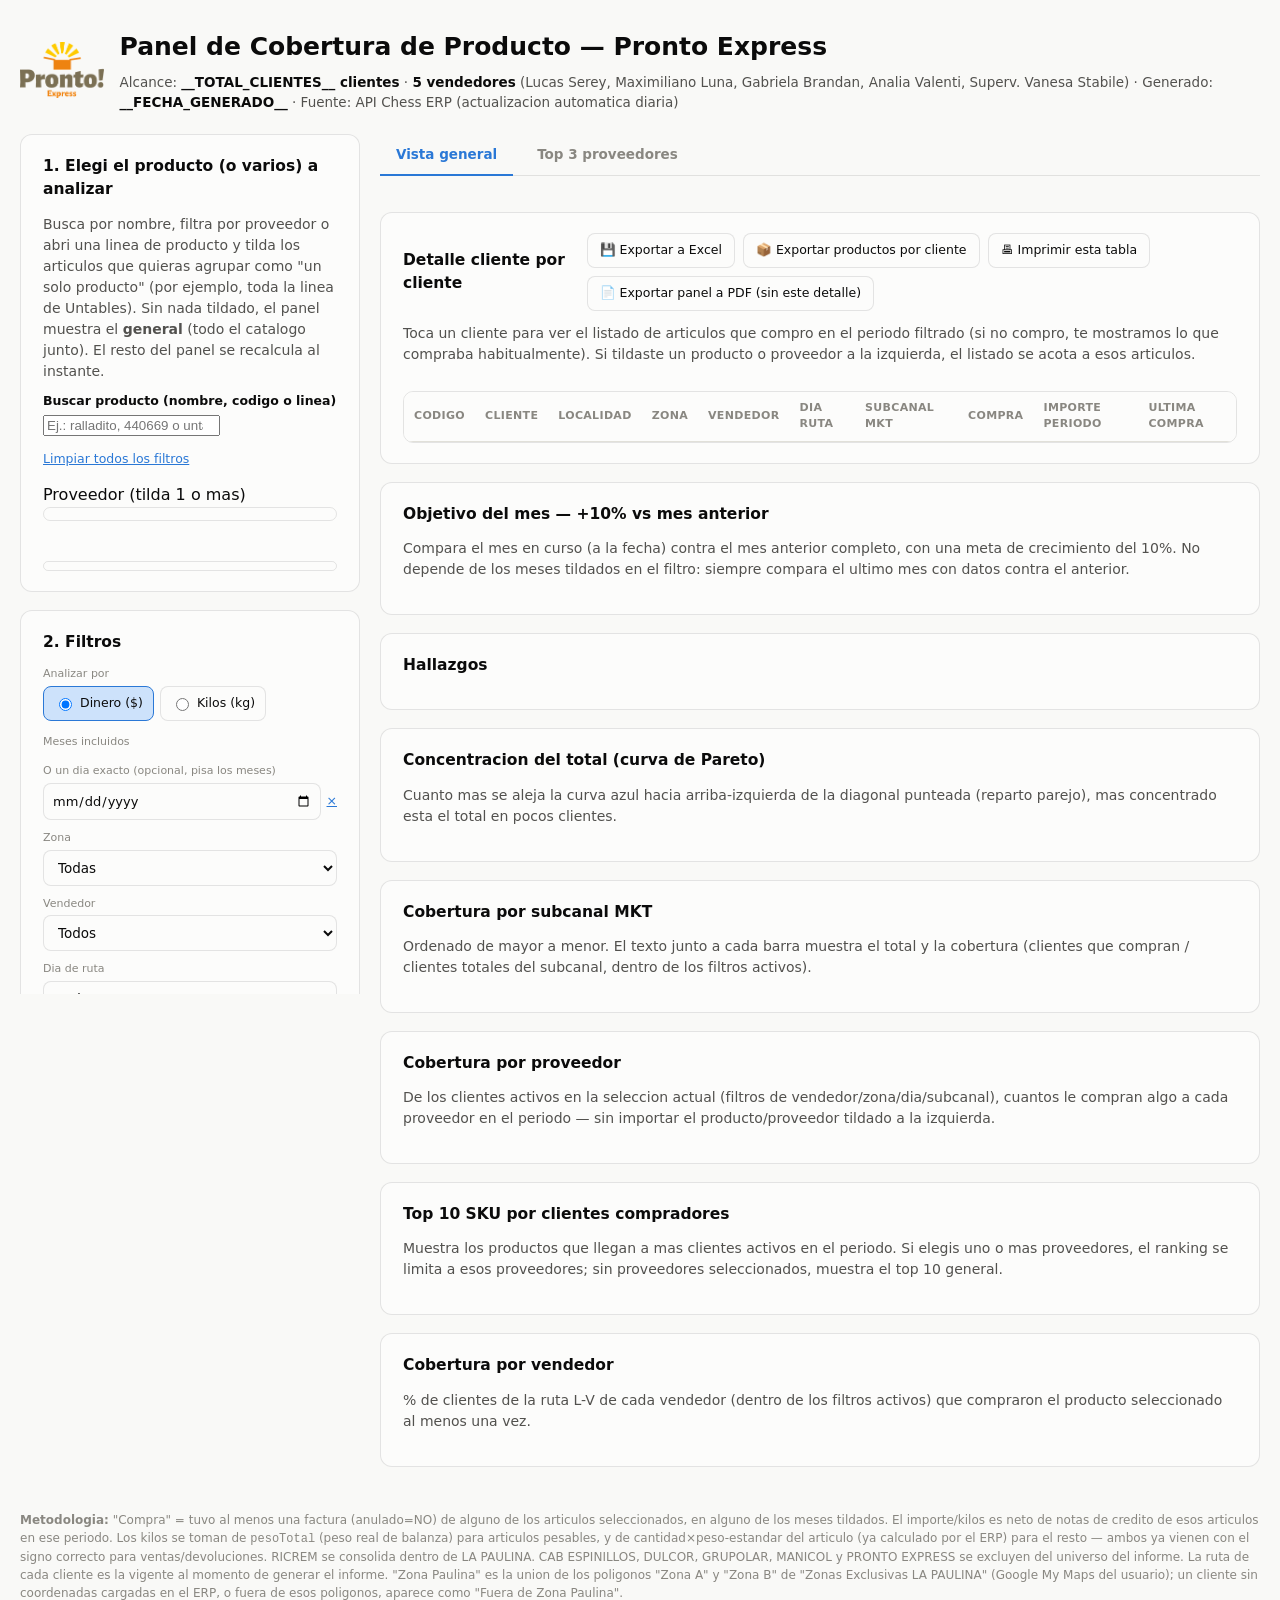
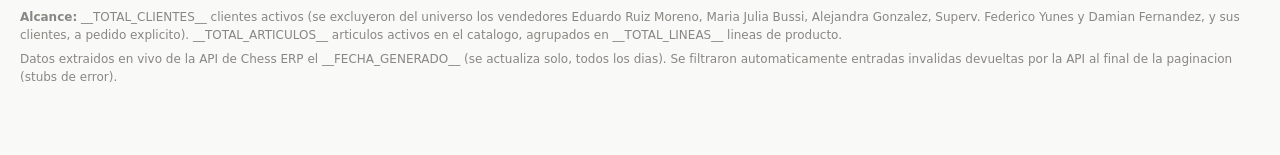
<file: template.html>
<!doctype html>
<html lang="es">
<head>
<meta charset="utf-8">
<meta name="viewport" content="width=device-width, initial-scale=1">
<title>Panel de Cobertura de Producto &middot; Pronto Express</title>
<style>
  .viz-root {
    color-scheme: light;
    --surface-1:      #fcfcfb;
    --page:           #f9f9f7;
    --text-primary:   #0b0b0b;
    --text-secondary: #52514e;
    --text-muted:     #898781;
    --gridline:       #e1e0d9;
    --baseline:       #c3c2b7;
    --border:         rgba(11,11,11,0.10);
    --series-1:       #2a78d6;
    --series-1-wash:  #cde2fb;
    --status-good:    #0ca30c;
    --status-good-bg: #e6f5e6;
    --status-crit:    #d03b3b;
    --status-crit-bg: #fbeaea;
    --chip-bg:        #f1f0ec;
  }
  @media (prefers-color-scheme: dark) {
    :root:where(:not([data-theme="light"])) .viz-root {
      color-scheme: dark;
      --surface-1:      #1a1a19;
      --page:           #0d0d0d;
      --text-primary:   #ffffff;
      --text-secondary: #c3c2b7;
      --text-muted:     #898781;
      --gridline:       #2c2c2a;
      --baseline:       #383835;
      --border:         rgba(255,255,255,0.10);
      --series-1:       #3987e5;
      --series-1-wash:  #184f95;
      --status-good:    #0ca30c;
      --status-good-bg: #123312;
      --status-crit:    #e66767;
      --status-crit-bg: #3a1414;
      --chip-bg:        #232320;
    }
  }
  :root[data-theme="dark"] .viz-root {
    color-scheme: dark;
    --surface-1:      #1a1a19;
    --page:           #0d0d0d;
    --text-primary:   #ffffff;
    --text-secondary: #c3c2b7;
    --text-muted:     #898781;
    --gridline:       #2c2c2a;
    --baseline:       #383835;
    --border:         rgba(255,255,255,0.10);
    --series-1:       #3987e5;
    --series-1-wash:  #184f95;
    --status-good:    #0ca30c;
    --status-good-bg: #123312;
    --status-crit:    #e66767;
    --status-crit-bg: #3a1414;
    --chip-bg:        #232320;
  }

  * { box-sizing: border-box; }
  html, body { margin: 0; padding: 0; }
  .viz-root {
    background: var(--page);
    color: var(--text-primary);
    font-family: system-ui, -apple-system, "Segoe UI", sans-serif;
    padding: 28px 20px 64px;
    line-height: 1.5;
  }
  .wrap { max-width: 1320px; margin: 0 auto; }

  .layout { display: grid; grid-template-columns: 340px 1fr; gap: 20px; align-items: start; }
  .sidebar {
    position: sticky; top: 20px;
    max-height: calc(100vh - 40px); overflow-y: auto;
    -ms-overflow-style: none; scrollbar-width: thin;
  }
  .sidebar .card:last-child { margin-bottom: 0; }
  .main { min-width: 0; }
  @media (max-width: 900px) {
    .layout { grid-template-columns: 1fr; }
    .sidebar { position: static; max-height: none; overflow-y: visible; }
  }
  .sidebar .filters { flex-direction: column; align-items: stretch; }
  .sidebar .filters .filter-group { width: 100%; }
  .sidebar .filters select, .sidebar .filters input[type="text"] { width: 100%; }
  .sidebar .product-groups { max-height: 260px; }
  header.hero { margin-bottom: 22px; }
  header.hero-logo { display: flex; align-items: center; gap: 16px; }
  .hero-logo-img { height: 56px; width: auto; flex-shrink: 0; }
  @media (max-width: 600px) { .hero-logo-img { height: 40px; } }
  header.hero h1 { font-size: 25px; margin: 0 0 6px; }
  header.hero .meta { color: var(--text-secondary); font-size: 13.5px; }
  header.hero .meta b { color: var(--text-primary); }
  .card {
    background: var(--surface-1);
    border: 1px solid var(--border);
    border-radius: 12px;
    padding: 20px 22px;
    margin-bottom: 18px;
  }
  .card h2 { font-size: 15.5px; margin: 0 0 12px; }
  .card h2 .n { color: var(--text-muted); font-weight: 400; }
  p { margin: 0 0 10px; }
  p:last-child { margin-bottom: 0; }
  .lede { font-size: 14px; color: var(--text-secondary); }

  /* --- selector de producto --- */
  .product-toolbar { display: flex; gap: 10px; align-items: center; flex-wrap: wrap; margin-bottom: 10px; }
  .product-toolbar input[type="text"] {
    flex: 1; min-width: 220px; font: inherit; font-size: 13.5px; padding: 9px 12px;
    border-radius: 8px; border: 1px solid var(--border); background: var(--page); color: var(--text-primary);
  }
  .product-toolbar select {
    font: inherit; font-size: 13.5px; padding: 9px 12px; min-width: 170px;
    border-radius: 8px; border: 1px solid var(--border); background: var(--page); color: var(--text-primary);
  }
  .selected-chip {
    display: inline-flex; align-items: center; gap: 6px; background: var(--chip-bg);
    border: 1px solid var(--border); border-radius: 999px; padding: 5px 8px 5px 12px; font-size: 12.5px;
  }
  .selected-chip button {
    border: none; background: none; color: var(--text-muted); cursor: pointer; font-size: 13px;
    line-height: 1; padding: 2px 4px; border-radius: 999px;
  }
  .selected-chip button:hover { color: var(--status-crit); background: var(--status-crit-bg); }
  #selected-chips { display: flex; flex-wrap: wrap; gap: 6px; margin-bottom: 10px; min-height: 20px; }
  .btn-link { font: inherit; font-size: 12.5px; color: var(--series-1); background: none; border: none; cursor: pointer; padding: 4px 0; text-decoration: underline; }

  .product-groups { max-height: 340px; overflow-y: auto; border: 1px solid var(--border); border-radius: 10px; padding: 4px 10px; }
  .product-groups details { border-bottom: 1px solid var(--gridline); padding: 6px 0; }
  .product-groups details:last-child { border-bottom: none; }
  .product-groups summary { cursor: pointer; font-size: 13px; font-weight: 600; padding: 4px 2px; list-style: none; display: flex; align-items: center; gap: 8px; }
  .product-groups summary::-webkit-details-marker { display: none; }
  .product-groups summary .arrow { transition: transform 0.15s; color: var(--text-muted); font-size: 10px; }
  .product-groups details[open] summary .arrow { transform: rotate(90deg); }
  .product-groups summary .count { color: var(--text-muted); font-weight: 400; font-size: 11.5px; }
  .line-row { display: flex; align-items: center; gap: 8px; padding: 3px 2px 3px 22px; font-size: 12.5px; }
  .line-row label { cursor: pointer; flex: 1; }
  .line-row.hidden, .group-hidden { display: none !important; }

  .filters { display: flex; flex-wrap: wrap; gap: 10px; margin-bottom: 4px; }
  .filters select, .filters input[type="text"] {
    font: inherit; font-size: 13.5px; padding: 8px 10px; border-radius: 8px;
    border: 1px solid var(--border); background: var(--surface-1); color: var(--text-primary);
  }
  .filters input[type="text"] { flex: 1; min-width: 180px; }
  .filters label { font-size: 11px; color: var(--text-muted); display: block; margin-bottom: 3px; }
  .filter-group { display: flex; flex-direction: column; }
  .pill-toggles { display: flex; gap: 6px; flex-wrap: wrap; }
  .pill-toggles label {
    display: flex; align-items: center; gap: 5px; font-size: 12.5px; color: var(--text-primary);
    border: 1px solid var(--border); border-radius: 8px; padding: 7px 10px; cursor: pointer; background: var(--surface-1);
  }
  .pill-toggles input[type="radio"]:checked ~ span,
  .pill-toggles label:has(input:checked) { border-color: var(--series-1); background: var(--series-1-wash); }
  #subcanal-toggles label { width: 100%; }
  .filters input[type="date"] {
    font: inherit; font-size: 13px; padding: 7px 8px; border-radius: 8px;
    border: 1px solid var(--border); background: var(--surface-1); color: var(--text-primary);
  }

  .tiles { display: grid; grid-template-columns: repeat(4, 1fr); gap: 12px; margin-bottom: 18px; }
  .tile { background: var(--surface-1); border: 1px solid var(--border); border-radius: 12px; padding: 16px 16px; }
  .tile .label { font-size: 12.5px; color: var(--text-secondary); margin-bottom: 6px; }
  .tile .value { font-size: 24px; font-weight: 600; }
  .tile .sub { font-size: 12px; color: var(--text-muted); margin-top: 4px; }
  @media (max-width: 720px) { .tiles { grid-template-columns: repeat(2, 1fr); } }

  ul.findings { margin: 0; padding-left: 20px; }
  ul.findings li { margin-bottom: 8px; font-size: 14px; }
  ul.findings b { color: var(--text-primary); }

  .chart-svg { width: 100%; height: auto; display: block; }
  .chart-svg .gridline { stroke: var(--gridline); stroke-width: 1; }
  .chart-svg .axis-label { fill: var(--text-muted); font-size: 10.5px; }
  .chart-svg .axis-title { fill: var(--text-secondary); font-size: 11px; }
  .chart-svg .ref-diag { stroke: var(--baseline); stroke-width: 1.5; stroke-dasharray: 3 4; }
  .chart-svg .area-fill { fill: var(--series-1); opacity: 0.10; }
  .chart-svg .line-main { fill: none; stroke: var(--series-1); stroke-width: 2.5; }
  .chart-svg .marker-line { stroke: var(--text-muted); stroke-width: 1; stroke-dasharray: 2 3; }
  .chart-svg .marker-dot { fill: var(--series-1); stroke: var(--surface-1); stroke-width: 2; }
  .chart-svg .marker-label { fill: var(--text-primary); font-size: 11.5px; font-weight: 600; }
  .chart-svg.bars .bar-fill { fill: var(--series-1); }
  .chart-svg.bars .bar-fill-zero { fill: var(--status-crit); opacity: 0.55; }
  .chart-svg.bars .bar-label { fill: var(--text-primary); font-size: 12px; }
  .chart-svg.bars .bar-value { fill: var(--text-secondary); font-size: 11.5px; }
  .empty-chart { color: var(--text-muted); font-size: 13px; padding: 20px 0; text-align: center; }

  .summary-row { display: flex; gap: 18px; flex-wrap: wrap; margin-bottom: 16px; font-size: 13.5px; }
  .summary-row .chip { background: var(--surface-1); border: 1px solid var(--border); border-radius: 999px; padding: 6px 14px; }
  .summary-row .chip b { font-variant-numeric: tabular-nums; }

  table.data-table { width: 100%; border-collapse: collapse; font-size: 13px; }
  table.data-table th {
    text-align: left; font-size: 11px; text-transform: uppercase; letter-spacing: 0.03em;
    color: var(--text-muted); font-weight: 600; padding: 8px 10px; border-bottom: 1px solid var(--gridline);
    position: sticky; top: 0; background: var(--surface-1);
  }
  table.data-table td { padding: 7px 10px; border-bottom: 1px solid var(--gridline); font-variant-numeric: tabular-nums; }
  table.data-table td.name-cell { font-variant-numeric: normal; }
  table.data-table tr:hover td { background: var(--page); }
  table.data-table tr.client-row { cursor: pointer; }
  table.data-table tr.client-row.expanded td { background: var(--series-1-wash); }
  .table-scroll { max-height: 520px; overflow-y: auto; border: 1px solid var(--border); border-radius: 10px; }

  tr.client-products-row td { padding: 0; border-bottom: 1px solid var(--gridline); }
  .cp-box { padding: 10px 16px 12px 34px; background: var(--page); max-height: 260px; overflow-y: auto; }
  .cp-empty { font-size: 12.5px; color: var(--text-muted); padding: 4px 0; }
  .cp-head, .cp-item {
    display: grid; grid-template-columns: 1fr 130px 110px; gap: 10px; align-items: center;
    padding: 4px 0; font-size: 12.5px;
  }
  .cp-head { color: var(--text-muted); font-size: 11px; text-transform: uppercase; letter-spacing: 0.03em; border-bottom: 1px solid var(--gridline); padding-bottom: 6px; margin-bottom: 4px; }
  .cp-item { border-bottom: 1px solid var(--gridline); }
  .cp-item:last-child { border-bottom: none; }
  .cp-val { font-variant-numeric: tabular-nums; text-align: right; }
  .cp-date { color: var(--text-muted); text-align: right; }
  .cp-hist-title { font-size: 12px; font-weight: 600; color: var(--text-secondary); margin: 10px 0 4px; }
  @media print { .client-products-row { display: none !important; } }

  .badge { display: inline-flex; align-items: center; gap: 5px; font-size: 12px; font-weight: 600; padding: 3px 9px; border-radius: 999px; }
  .badge.yes { color: var(--status-good); background: var(--status-good-bg); }
  .badge.no { color: var(--status-crit); background: var(--status-crit-bg); }
  .zone-tag { font-size: 11px; color: var(--text-muted); }

  .foot-note { font-size: 12px; color: var(--text-muted); margin-top: 26px; }
  .foot-note p { margin-bottom: 6px; }

  .print-only { display: none; }
  .btn-print {
    display: inline-flex; align-items: center; gap: 6px; text-decoration: none;
    border: 1px solid var(--border); border-radius: 8px; padding: 7px 12px; background: var(--surface-1);
    color: var(--text-primary); white-space: nowrap;
  }
  .btn-print:hover { background: var(--page); }

  .tabs { display: flex; gap: 8px; margin-bottom: 18px; border-bottom: 1px solid var(--border); }
  .tab-btn {
    font: inherit; font-size: 13.5px; font-weight: 600; padding: 10px 16px; margin-bottom: -1px;
    border: none; border-bottom: 2px solid transparent; background: none; color: var(--text-muted); cursor: pointer;
  }
  .tab-btn:hover { color: var(--text-primary); }
  .tab-btn.active { color: var(--series-1); border-bottom-color: var(--series-1); }

  .obj-block + .obj-block { margin-top: 16px; padding-top: 16px; border-top: 1px solid var(--gridline); }
  .obj-title { font-size: 13px; font-weight: 600; margin-bottom: 10px; }
  .obj-row { display: flex; align-items: center; gap: 12px; margin-bottom: 8px; }
  .obj-row:last-child { margin-bottom: 0; }
  .obj-row-label { width: 90px; flex-shrink: 0; font-size: 12px; color: var(--text-secondary); }
  .obj-track { flex: 1; height: 18px; border-radius: 9px; background: var(--chip-bg); position: relative; overflow: hidden; }
  .obj-fill { height: 100%; border-radius: 9px 0 0 9px; background: var(--series-1); }
  .obj-fill.reached { background: var(--status-good); border-radius: 9px; }
  .obj-marker { position: absolute; top: -3px; bottom: -3px; width: 2px; background: var(--text-primary); opacity: 0.35; }
  .obj-nums { width: 260px; flex-shrink: 0; font-size: 12px; color: var(--text-secondary); text-align: right; }
  .obj-nums b { color: var(--text-primary); font-variant-numeric: tabular-nums; }
  @media (max-width: 720px) {
    .obj-row { flex-wrap: wrap; }
    .obj-row-label, .obj-nums { width: auto; }
    .obj-track { flex-basis: 100%; order: 3; }
  }

  @media print {
    body.print-table-only .viz-root { background: #fff !important; padding: 0 !important; }
    body.print-table-only .wrap > header.hero { display: none !important; }
    body.print-table-only .layout { display: block !important; }
    body.print-table-only .sidebar { display: none !important; }
    body.print-table-only #results-empty,
    body.print-table-only .main #results > .tiles,
    body.print-table-only .main #results > .card:not(#client-detail-card) { display: none !important; }
    body.print-table-only #client-detail-card { border: none !important; padding: 0 !important; }
    body.print-table-only .btn-print { display: none !important; }
    body.print-table-only .foot-note { display: none !important; }
    body.print-table-only .table-scroll { max-height: none !important; overflow: visible !important; border: none !important; }
    body.print-table-only table.data-table th { position: static !important; }
    body.print-table-only .badge.yes { border: 1px solid #0ca30c; color: #0ca30c !important; }
    body.print-table-only .badge.no { border: 1px solid #d03b3b; color: #d03b3b !important; }
    body.print-table-only table.data-table td, body.print-table-only table.data-table th { border-bottom: 1px solid #ccc !important; }
    body.print-table-only table.data-table tr { break-inside: avoid; }

    body.print-no-detail .viz-root { background: #fff !important; }
    body.print-no-detail .layout { display: block !important; }
    body.print-no-detail .sidebar { display: none !important; }
    body.print-no-detail #results-empty,
    body.print-no-detail #client-detail-card { display: none !important; }
    body.print-no-detail .btn-print { display: none !important; }
    body.print-no-detail .foot-note { display: none !important; }
    body.print-no-detail .card { break-inside: avoid; }

    body.print-table-only .print-only,
    body.print-no-detail .print-only { display: block; margin-bottom: 10px; font-size: 12px; color: #333; }
    body.print-table-only .viz-root, body.print-table-only .viz-root *,
    body.print-no-detail .viz-root, body.print-no-detail .viz-root * {
      background: #fff !important; color: #000 !important; box-shadow: none !important;
    }
  }
</style>
</head>
<body>
<div class="viz-root">
<div class="wrap">

  <header class="hero hero-logo">
    <img src="[data-uri]" alt="Pronto Express" class="hero-logo-img">
    <div class="hero-logo-text">
    <h1>Panel de Cobertura de Producto &mdash; Pronto Express</h1>
    <div class="meta">
      Alcance: <b>__TOTAL_CLIENTES__ clientes</b> &middot; <b>5 vendedores</b> (Lucas Serey, Maximiliano Luna, Gabriela Brandan, Analia Valenti, Superv. Vanesa Stabile) &middot;
      Generado: <b>__FECHA_GENERADO__</b> &middot; Fuente: API Chess ERP (actualizacion automatica diaria)
    </div>
    </div>
  </header>

  <div class="layout">
  <aside class="sidebar">
  <div class="card">
    <h2>1. Elegi el producto (o varios) a analizar</h2>
    <p class="lede" style="margin-bottom:10px">Busca por nombre, filtra por proveedor o abri una linea de producto y tilda los articulos que quieras agrupar como "un solo producto" (por ejemplo, toda la linea de Untables). Sin nada tildado, el panel muestra el <b>general</b> (todo el catalogo junto). El resto del panel se recalcula al instante.</p>
    <label for="product-search" style="display:block;font-size:12.5px;font-weight:600;margin-bottom:5px">Buscar producto (nombre, codigo o linea)</label>
    <div class="product-toolbar">
      <input type="search" id="product-search" placeholder="Ej.: ralladito, 440669 o untables...">
      <button class="btn-link" id="clear-products">Limpiar todos los filtros</button>
    </div>
    <div class="filter-group" style="margin-bottom:10px">
      <label>Proveedor <span style="font-weight:400">(tilda 1 o mas)</span></label>
      <div class="pill-toggles" id="marca-toggles" style="flex-direction:column;flex-wrap:nowrap;border:1px solid var(--border);border-radius:8px;padding:6px 8px"></div>
    </div>
    <div id="selected-chips"></div>
    <div class="product-groups" id="product-groups"></div>
  </div>

  <div class="card">
    <h2>2. Filtros</h2>
    <div class="filters" style="margin-bottom:12px">
      <div class="filter-group">
        <label>Analizar por</label>
        <div class="pill-toggles">
          <label><input type="radio" name="f-metric" id="metric-money" value="money" checked> Dinero ($)</label>
          <label><input type="radio" name="f-metric" id="metric-kg" value="kg"> Kilos (kg)</label>
        </div>
      </div>
      <div class="filter-group">
        <label>Meses incluidos</label>
        <div class="pill-toggles" id="month-toggles"></div>
      </div>
      <div class="filter-group">
        <label for="f-fecha">O un dia exacto (opcional, pisa los meses)</label>
        <div style="display:flex;gap:6px;align-items:center">
          <input type="date" id="f-fecha" style="flex:1">
          <button class="btn-link" id="clear-fecha" type="button" title="Quitar filtro de dia">&times;</button>
        </div>
      </div>
      <div class="filter-group">
        <label for="f-zona">Zona</label>
        <select id="f-zona">
          <option value="">Todas</option>
          <option value="Zona Paulina">Zona Paulina</option>
          <option value="fuera">Fuera de Zona Paulina</option>
        </select>
      </div>
      <div class="filter-group">
        <label for="f-vendedor">Vendedor</label>
        <select id="f-vendedor"><option value="">Todos</option></select>
      </div>
      <div class="filter-group">
        <label for="f-dia">Dia de ruta</label>
        <select id="f-dia">
          <option value="">Todos</option>
          <option>Lunes</option><option>Martes</option><option>Miercoles</option>
          <option>Jueves</option><option>Viernes</option>
          <option value="Sin ruta / Online">Sin ruta / Online</option>
        </select>
      </div>
      <div class="filter-group">
        <label>Subcanal MKT <span style="font-weight:400">(combina los que tildes)</span></label>
        <div class="pill-toggles" id="subcanal-toggles" style="flex-direction:column;flex-wrap:nowrap;border:1px solid var(--border);border-radius:8px;padding:6px 8px"></div>
      </div>
      <div class="filter-group">
        <label for="f-compra">Compra</label>
        <select id="f-compra">
          <option value="">Todos</option>
          <option value="si">Si compra</option>
          <option value="no">No compra</option>
        </select>
      </div>
      <div class="filter-group">
        <label for="f-buscar">Buscar cliente (nombre o codigo)</label>
        <input type="text" id="f-buscar" placeholder="Nombre o codigo del cliente...">
      </div>
    </div>
  </div>
  </aside>

  <div class="main">

  <div class="tabs">
    <button class="tab-btn active" id="tab-general" type="button">Vista general</button>
    <button class="tab-btn" id="tab-top3" type="button">Top 3 proveedores</button>
  </div>

  <div id="results-empty" class="card" style="display:none">
    <p class="lede">Eleg&iacute; al menos un producto a la izquierda para ver el analisis.</p>
  </div>

  <div id="results">

    <div class="print-only" id="print-context"></div>
    <div class="tiles" id="tiles"></div>

    <div class="card" id="client-detail-card">
      <div style="display:flex;align-items:center;justify-content:space-between;gap:12px;margin-bottom:12px">
        <h2 style="margin:0">Detalle cliente por cliente</h2>
        <div style="display:flex;gap:8px;flex-wrap:wrap">
          <button class="btn-link btn-print" id="export-btn" type="button">&#128190; Exportar a Excel</button>
          <button class="btn-link btn-print" id="export-client-products-btn" type="button">&#128230; Exportar productos por cliente</button>
          <button class="btn-link btn-print" id="print-btn" type="button">&#128438; Imprimir esta tabla</button>
          <button class="btn-link btn-print" id="print-panel-btn" type="button">&#128196; Exportar panel a PDF (sin este detalle)</button>
        </div>
      </div>
      <p class="lede" style="margin-bottom:10px">Toca un cliente para ver el listado de articulos que compro en el periodo filtrado (si no compro, te mostramos lo que compraba habitualmente). Si tildaste un producto o proveedor a la izquierda, el listado se acota a esos articulos.</p>
      <div class="summary-row" id="summary-row"></div>
      <div class="table-scroll">
        <table class="data-table">
          <thead>
            <tr>
              <th>Codigo</th><th>Cliente</th><th>Localidad</th><th>Zona</th><th>Vendedor</th><th>Dia ruta</th>
              <th>Subcanal MKT</th><th>Compra</th><th id="th-valor">Importe periodo</th><th>Ultima compra</th>
            </tr>
          </thead>
          <tbody id="table-body"></tbody>
        </table>
      </div>
    </div>

    <div class="card" id="objetivo-card">
      <h2>Objetivo del mes &mdash; +10% vs mes anterior</h2>
      <p class="lede" style="margin-bottom:14px">Compara el mes en curso (a la fecha) contra el mes anterior completo, con una meta de crecimiento del 10%. No depende de los meses tildados en el filtro: siempre compara el ultimo mes con datos contra el anterior.</p>
      <div id="objetivo-empresa"></div>
      <div id="objetivo-vendedor"></div>
    </div>

    <div class="card">
      <h2>Hallazgos</h2>
      <ul class="findings" id="findings"></ul>
    </div>

    <div class="card">
      <h2>Concentracion del total (curva de Pareto)</h2>
      <p class="lede" style="margin-bottom:14px">Cuanto mas se aleja la curva azul hacia arriba-izquierda de la diagonal punteada (reparto parejo), mas concentrado esta el total en pocos clientes.</p>
      <div id="chart-pareto"></div>
    </div>

    <div class="card">
      <h2>Cobertura por subcanal MKT</h2>
      <p class="lede" style="margin-bottom:14px">Ordenado de mayor a menor. El texto junto a cada barra muestra el total y la cobertura (clientes que compran / clientes totales del subcanal, dentro de los filtros activos).</p>
      <div id="chart-subcanal"></div>
    </div>

    <div class="card">
      <h2>Cobertura por proveedor</h2>
      <p class="lede" style="margin-bottom:14px">De los clientes activos en la seleccion actual (filtros de vendedor/zona/dia/subcanal), cuantos le compran algo a cada proveedor en el periodo &mdash; sin importar el producto/proveedor tildado a la izquierda.</p>
      <div id="chart-proveedor"></div>
    </div>

    <div class="card">
      <h2>Top 10 SKU por clientes compradores</h2>
      <p class="lede" style="margin-bottom:14px">Muestra los productos que llegan a mas clientes activos en el periodo. Si elegis uno o mas proveedores, el ranking se limita a esos proveedores; sin proveedores seleccionados, muestra el top 10 general.</p>
      <div id="chart-sku"></div>
    </div>

    <div class="card">
      <h2>Cobertura por vendedor</h2>
      <p class="lede" style="margin-bottom:14px">% de clientes de la ruta L-V de cada vendedor (dentro de los filtros activos) que compraron el producto seleccionado al menos una vez.</p>
      <div id="chart-vendedor"></div>
    </div>

  </div>

  <div id="top3-results" style="display:none">
    <div class="card">
      <h2>Objetivo del mes por proveedor &mdash; +10% vs mes anterior</h2>
      <p class="lede" style="margin-bottom:14px">Mismos clientes que la comparativa de abajo (filtros de vendedor/zona/dia/subcanal). Cada barra es ese proveedor solo, mes actual vs mes anterior.</p>
      <div id="top3-objetivo"></div>
    </div>

    <div class="card">
      <h2>Comparativa &mdash; LA PAULINA vs SODECAR vs ORALI</h2>
      <p class="lede" style="margin-bottom:14px">Mismos filtros de vendedor/zona/dia/subcanal/mes que la vista general, pero sin importar el producto o proveedor tildado a la izquierda: compara siempre estos 3 proveedores entre si.</p>
      <div id="top3-table"></div>
    </div>
  </div>

  </div>
  </div>

  <div class="foot-note">
    <p><b>Metodologia:</b> "Compra" = tuvo al menos una factura (anulado=NO) de alguno de los articulos seleccionados, en alguno de los meses tildados. El importe/kilos es neto de notas de credito de esos articulos en ese periodo. Los kilos se toman de <code>pesoTotal</code> (peso real de balanza) para articulos pesables, y de cantidad&times;peso-estandar del articulo (ya calculado por el ERP) para el resto &mdash; ambos ya vienen con el signo correcto para ventas/devoluciones. RICREM se consolida dentro de LA PAULINA. CAB ESPINILLOS, DULCOR, GRUPOLAR, MANICOL y PRONTO EXPRESS se excluyen del universo del informe. La ruta de cada cliente es la vigente al momento de generar el informe. "Zona Paulina" es la union de los poligonos "Zona A" y "Zona B" de "Zonas Exclusivas LA PAULINA" (Google My Maps del usuario); un cliente sin coordenadas cargadas en el ERP, o fuera de esos poligonos, aparece como "Fuera de Zona Paulina".</p>
    <p><b>Alcance:</b> __TOTAL_CLIENTES__ clientes activos (se excluyeron del universo los vendedores Eduardo Ruiz Moreno, Maria Julia Bussi, Alejandra Gonzalez, Superv. Federico Yunes y Damian Fernandez, y sus clientes, a pedido explicito). __TOTAL_ARTICULOS__ articulos activos en el catalogo, agrupados en __TOTAL_LINEAS__ lineas de producto.</p>
    <p>Datos extraidos en vivo de la API de Chess ERP el __FECHA_GENERADO__ (se actualiza solo, todos los dias). Se filtraron automaticamente entradas invalidas devueltas por la API al final de la paginacion (stubs de error).</p>
  </div>

</div>
</div>
<script>
__DATA_JS__

function money(n) { return "$" + Math.round(n).toLocaleString("es-AR"); }
function kilos(n) { return n.toLocaleString("es-AR", {maximumFractionDigits: 1}) + " kg"; }
function pct(n) { return n.toFixed(1).replace(".", ",") + "%"; }
function esc(s) { return (s || "").replace(/&/g,"&amp;").replace(/</g,"&lt;"); }

/* ---------------- proveedores (agrupan marcas) ---------------- */
const PROVEEDOR_MAP = {
  "la paulina": "LA PAULINA",
  "ricrem": "LA PAULINA",
  "orali": "ORALI",
  "precios fabrica orali": "ORALI",
  "la casona": "SODECAR",
  "la residencia": "SODECAR",
  "ilolay": "ILOLAY",
  "la quesera": "LA QUESERA",
  "prinlac": "PRINLAC",
  "cleff": "CLEFF",
  "don amado": "DON AMADO",
  "onneg": "ONNEG",
};
function proveedorDe(marca) {
  const key = (marca || "").trim().toLowerCase();
  return PROVEEDOR_MAP[key] || (marca || "").trim() || "Sin proveedor";
}
const ARTICULOS_POR_PROVEEDOR = new Map(); // proveedor -> Set(idArticulo)
ARTICULOS.forEach(a => {
  const prov = proveedorDe(a.m);
  let s = ARTICULOS_POR_PROVEEDOR.get(prov);
  if (!s) { s = new Set(); ARTICULOS_POR_PROVEEDOR.set(prov, s); }
  s.add(a.id);
});

/* ---------------- indices ---------------- */
const CLI_BY_ID = new Map(CLIENTES.map(c => [c.id, c]));
const ART_BY_ID = new Map(ARTICULOS.map(a => [a.id, a]));
const CLIENT_VENTAS_INDEX = new Map();
VENTAS.forEach(row => {
  const cid = row[0];
  let arr = CLIENT_VENTAS_INDEX.get(cid);
  if (!arr) { arr = []; CLIENT_VENTAS_INDEX.set(cid, arr); }
  arr.push(row);
});
const LINEAS = {};
ARTICULOS.forEach(a => { (LINEAS[a.l] = LINEAS[a.l] || []).push(a); });

/* ---------------- estado ---------------- */
const state = {
  productIds: new Set(),
  months: new Set(MESES.length ? [MESES[MESES.length - 1].key] : []), // mes en curso por defecto
  dia: null,
  subcanales: new Set(),
  marcas: new Set(),
  metric: "money",
};
function fmtValor(n) { return state.metric === "kg" ? kilos(n) : money(n); }
function labelMagnitud() { return state.metric === "kg" ? "Kilos vendidos" : "Facturacion"; }
let LAST_EXPORT = null;

/* ---------------- panel de productos ---------------- */
const groupsEl = document.getElementById("product-groups");
Object.keys(LINEAS).sort().forEach(linea => {
  const arts = LINEAS[linea];
  const det = document.createElement("details");
  det.dataset.linea = linea.toLowerCase();
  const sum = document.createElement("summary");
  sum.innerHTML = `<span class="arrow">&#9656;</span><input type="checkbox" class="line-check" data-linea="${esc(linea)}"><span>${esc(linea)}</span><span class="count">(${arts.length})</span>`;
  det.appendChild(sum);
  arts.forEach(a => {
    const row = document.createElement("div");
    row.className = "line-row";
    row.dataset.name = a.n.toLowerCase();
    row.dataset.code = String(a.id);
    row.dataset.marca = proveedorDe(a.m).toLowerCase();
    row.innerHTML = `<input type="checkbox" class="product-check" data-id="${a.id}" ${state.productIds.has(a.id) ? "checked" : ""}><label>${esc(a.n)}</label>`;
    det.appendChild(row);
  });
  groupsEl.appendChild(det);
});

const marcaToggleEl = document.getElementById("marca-toggles");
const MARCAS_ORIGINAL = new Map();
Array.from(new Set(ARTICULOS.map(a => proveedorDe(a.m)).filter(Boolean))).sort().forEach(m => {
  const key = m.toLowerCase();
  MARCAS_ORIGINAL.set(key, m);
  const lbl = document.createElement("label");
  lbl.innerHTML = `<input type="checkbox" class="f-marca" value="${esc(key)}"> ${esc(m)}`;
  marcaToggleEl.appendChild(lbl);
});
const marcaChecks = document.querySelectorAll(".f-marca");
function marcasLabel() {
  return Array.from(state.marcas).map(k => MARCAS_ORIGINAL.get(k) || k).join(", ");
}
/* devuelve null si no hay restriccion (general/todo el catalogo), o un Set con los idArticulo permitidos */
function activeArticleScope() {
  if (state.productIds.size) return state.productIds;
  if (state.marcas.size) return new Set(ARTICULOS.filter(a => state.marcas.has(proveedorDe(a.m).toLowerCase())).map(a => a.id));
  return null;
}

function syncLineCheckboxes() {
  document.querySelectorAll(".line-check").forEach(lc => {
    const linea = lc.dataset.linea;
    const boxes = Array.from(document.querySelectorAll(`.line-row input[type=checkbox]`)).filter(cb => cb.closest("details").querySelector(".line-check") === lc);
    const total = boxes.length;
    const checked = boxes.filter(b => b.checked).length;
    lc.checked = checked === total && total > 0;
    lc.indeterminate = checked > 0 && checked < total;
  });
}

function renderChips() {
  const wrap = document.getElementById("selected-chips");
  if (state.productIds.size === 0) {
    wrap.innerHTML = state.marcas.size
      ? `<span style="color:var(--text-muted);font-size:12.5px">Ningun articulo tildado &mdash; mostrando el <b>general de ${esc(marcasLabel())}</b></span>`
      : '<span style="color:var(--text-muted);font-size:12.5px">Ningun producto seleccionado</span>';
    return;
  }
  wrap.innerHTML = Array.from(state.productIds).map(id => {
    const a = ART_BY_ID.get(id);
    return `<span class="selected-chip">${esc(a ? a.n : "id " + id)}<button data-id="${id}" title="Quitar">&times;</button></span>`;
  }).join("");
}

groupsEl.addEventListener("change", (e) => {
  if (e.target.classList.contains("product-check")) {
    const id = Number(e.target.dataset.id);
    if (e.target.checked) state.productIds.add(id); else state.productIds.delete(id);
    syncLineCheckboxes();
    renderChips();
    render();
  } else if (e.target.classList.contains("line-check")) {
    const det = e.target.closest("details");
    const boxes = Array.from(det.querySelectorAll(".line-row:not(.hidden) input.product-check"));
    boxes.forEach(cb => {
      const id = Number(cb.dataset.id);
      if (e.target.checked) state.productIds.add(id); else state.productIds.delete(id);
      cb.checked = e.target.checked;
    });
    renderChips();
    render();
  }
});

document.getElementById("selected-chips").addEventListener("click", (e) => {
  const btn = e.target.closest("button[data-id]");
  if (!btn) return;
  const id = Number(btn.dataset.id);
  state.productIds.delete(id);
  const cb = groupsEl.querySelector(`.product-check[data-id="${id}"]`);
  if (cb) cb.checked = false;
  syncLineCheckboxes();
  renderChips();
  render();
});

document.getElementById("clear-products").addEventListener("click", () => {
  // productos + proveedores + busqueda del picker
  state.productIds.clear();
  groupsEl.querySelectorAll(".product-check").forEach(cb => cb.checked = false);
  state.marcas = new Set();
  marcaChecks.forEach(cb => cb.checked = false);
  document.getElementById("product-search").value = "";
  syncLineCheckboxes();
  applyProductFilter();
  renderChips();

  // resto de los filtros de la barra lateral
  state.subcanales = new Set();
  subcanalChecks.forEach(cb => cb.checked = false);
  vSel.value = "";
  dSel.value = "";
  zSel.value = "";
  compraSel.value = "";
  buscarInput.value = "";
  fechaInput.value = "";
  state.dia = null;
  mesChecks.forEach(cb => cb.disabled = false);
  state.months = new Set(MESES.length ? [MESES[MESES.length - 1].key] : []);
  mesChecks.forEach(cb => cb.checked = state.months.has(cb.value));

  render();
});

function applyProductFilter() {
  const q = document.getElementById("product-search").value.trim().toLowerCase();
  const marcas = state.marcas;
  groupsEl.querySelectorAll("details").forEach(det => {
    const linea = det.dataset.linea;
    const lineaMatchesQ = linea.includes(q);
    let anyMatch = false;
    det.querySelectorAll(".line-row").forEach(row => {
      const matchQ = q === "" || row.dataset.name.includes(q) || row.dataset.code.includes(q) || lineaMatchesQ;
      const matchMarca = marcas.size === 0 || marcas.has(row.dataset.marca);
      const match = matchQ && matchMarca;
      row.classList.toggle("hidden", !match);
      if (match) anyMatch = true;
    });
    det.classList.toggle("group-hidden", !anyMatch);
    if ((q !== "" || marcas.size > 0) && anyMatch) det.open = true;
  });
}
document.getElementById("product-search").addEventListener("input", applyProductFilter);
marcaChecks.forEach(cb => cb.addEventListener("change", () => {
  state.marcas = new Set(Array.from(marcaChecks).filter(c => c.checked).map(c => c.value));
  applyProductFilter();
  renderChips();
  render();
}));

syncLineCheckboxes();
renderChips();

/* ---------------- meses dinamicos ---------------- */
const monthsEl = document.getElementById("month-toggles");
MESES.forEach(m => {
  const lbl = document.createElement("label");
  lbl.innerHTML = `<input type="checkbox" class="f-mes" value="${esc(m.key)}" ${state.months.has(m.key) ? "checked" : ""}> ${esc(m.label)}`;
  monthsEl.appendChild(lbl);
});

/* ---------------- filtros restantes ---------------- */
const vSel = document.getElementById("f-vendedor");
const vendedoresSet = new Map();
CLIENTES.forEach(c => { if (c.v != null) vendedoresSet.set(c.v, c.vn); });
Array.from(vendedoresSet.entries()).sort((a,b)=>a[0]-b[0]).forEach(([num, nombre]) => {
  const opt = document.createElement("option");
  opt.value = num; opt.textContent = `V${num} - ${nombre}`;
  vSel.appendChild(opt);
});
const subcanalEl = document.getElementById("subcanal-toggles");
Array.from(new Set(CLIENTES.map(c => c.sc))).sort().forEach(sc => {
  const lbl = document.createElement("label");
  lbl.innerHTML = `<input type="checkbox" class="f-subcanal" value="${esc(sc)}"> ${esc(sc)}`;
  subcanalEl.appendChild(lbl);
});
const subcanalChecks = document.querySelectorAll(".f-subcanal");
subcanalChecks.forEach(cb => cb.addEventListener("change", () => {
  state.subcanales = new Set(Array.from(subcanalChecks).filter(c => c.checked).map(c => c.value));
  render();
}));

const dSel = document.getElementById("f-dia");
const zSel = document.getElementById("f-zona");
const compraSel = document.getElementById("f-compra");
const buscarInput = document.getElementById("f-buscar");
const mesChecks = document.querySelectorAll(".f-mes");
const metricRadios = document.querySelectorAll('input[name="f-metric"]');
const fechaInput = document.getElementById("f-fecha");

// limites del selector de fecha, calculados de los datos reales
let fechaMin = null, fechaMax = null;
VENTAS.forEach(row => {
  const f = row[2];
  if (!fechaMin || f < fechaMin) fechaMin = f;
  if (!fechaMax || f > fechaMax) fechaMax = f;
});
if (fechaMin) { fechaInput.min = fechaMin; fechaInput.max = fechaMax; }

mesChecks.forEach(cb => cb.addEventListener("change", () => {
  state.months = new Set(Array.from(mesChecks).filter(c => c.checked).map(c => c.value));
  render();
}));
metricRadios.forEach(r => r.addEventListener("change", () => {
  if (r.checked) { state.metric = r.value; render(); }
}));
fechaInput.addEventListener("change", () => {
  state.dia = fechaInput.value || null;
  mesChecks.forEach(cb => cb.disabled = !!state.dia);
  render();
});
document.getElementById("clear-fecha").addEventListener("click", () => {
  fechaInput.value = "";
  state.dia = null;
  mesChecks.forEach(cb => cb.disabled = false);
  render();
});
[vSel, dSel, zSel, compraSel].forEach(el => el.addEventListener("change", render));
buscarInput.addEventListener("input", render);

/* ---------------- pestanas (vista general / top 3 proveedores) ---------------- */
const TOP3_PROVEEDORES = ["LA PAULINA", "SODECAR", "ORALI"];
document.getElementById("tab-general").addEventListener("click", () => switchTab("general"));
document.getElementById("tab-top3").addEventListener("click", () => switchTab("top3"));
function switchTab(tab) {
  document.getElementById("tab-general").classList.toggle("active", tab === "general");
  document.getElementById("tab-top3").classList.toggle("active", tab === "top3");
  document.getElementById("results").style.display = tab === "general" ? "block" : "none";
  document.getElementById("top3-results").style.display = tab === "top3" ? "block" : "none";
}

/* ---------------- detalle de productos por cliente (desplegable en la tabla) ---------------- */
function clientProductBreakdown(cid) {
  const scope = activeArticleScope(); // null = todo el catalogo; Set = solo lo que esta filtrado
  const arr = CLIENT_VENTAS_INDEX.get(cid) || [];
  const byArt = new Map();
  arr.forEach(([, ida, fecha, imp, kg]) => {
    if (scope && !scope.has(ida)) return;
    if (state.dia) {
      if (fecha !== state.dia) return;
    } else if (!state.months.has(fecha.slice(0, 7))) {
      return;
    }
    let e = byArt.get(ida);
    if (!e) { e = { importe: 0, kg: 0, ultima: "" }; byArt.set(ida, e); }
    e.importe += imp;
    e.kg += kg;
    if (fecha > e.ultima) e.ultima = fecha;
  });
  const isKg = state.metric === "kg";
  const rows = Array.from(byArt.entries()).map(([ida, e]) => {
    const art = ART_BY_ID.get(ida);
    const valor = isKg ? Math.round(e.kg * 1000) / 1000 : Math.round(e.importe * 100) / 100;
    return { nombre: art ? art.n : "Otros / ajustes (sin articulo)", valor, ultima: e.ultima };
  }).filter(r => r.valor !== 0);
  rows.sort((a, b) => b.valor - a.valor);
  return rows;
}
/* top historico (todo lo disponible, sin filtro de periodo/producto) para clientes que no compraron en el periodo actual */
function clientTopHistorical(cid, limit) {
  const arr = CLIENT_VENTAS_INDEX.get(cid) || [];
  const byArt = new Map();
  arr.forEach(([, ida, fecha, imp, kg]) => {
    let e = byArt.get(ida);
    if (!e) { e = { importe: 0, kg: 0, ultima: "" }; byArt.set(ida, e); }
    e.importe += imp;
    e.kg += kg;
    if (fecha > e.ultima) e.ultima = fecha;
  });
  const isKg = state.metric === "kg";
  const rows = Array.from(byArt.entries()).map(([ida, e]) => {
    const art = ART_BY_ID.get(ida);
    const valor = isKg ? Math.round(e.kg * 1000) / 1000 : Math.round(e.importe * 100) / 100;
    return { nombre: art ? art.n : "Otros / ajustes (sin articulo)", valor, ultima: e.ultima };
  }).filter(r => r.valor > 0);
  rows.sort((a, b) => b.valor - a.valor);
  return rows.slice(0, limit);
}
function renderClientProductsRow(cid) {
  const items = clientProductBreakdown(cid);
  const colspan = 10;
  if (items.length === 0) {
    const msg = activeArticleScope()
      ? "No compro ninguno de los articulos filtrados en el periodo seleccionado."
      : "No compro ningun articulo en el periodo seleccionado.";
    const historicos = clientTopHistorical(cid, 10);
    const histHtml = historicos.length ? `
      <div class="cp-hist-title">Top 10 articulos que compraba habitualmente (historico disponible):</div>
      <div class="cp-head"><span>Producto</span><span>${labelMagnitud()}</span><span>Ultima compra</span></div>
      ${historicos.map(r => `<div class="cp-item"><span class="cp-name">${esc(r.nombre)}</span><span class="cp-val">${fmtValor(r.valor)}</span><span class="cp-date">${esc(r.ultima || "")}</span></div>`).join("")}
    ` : "";
    return `<tr class="client-products-row" data-for="${cid}"><td colspan="${colspan}"><div class="cp-box"><div class="cp-empty">${msg}</div>${histHtml}</div></td></tr>`;
  }
  const rowsHtml = items.map(r => `<div class="cp-item"><span class="cp-name">${esc(r.nombre)}</span><span class="cp-val">${fmtValor(r.valor)}</span><span class="cp-date">${esc(r.ultima || "")}</span></div>`).join("");
  return `<tr class="client-products-row" data-for="${cid}"><td colspan="${colspan}"><div class="cp-box">
    <div class="cp-head"><span>Producto</span><span>${labelMagnitud()}</span><span>Ultima compra</span></div>
    ${rowsHtml}
  </div></td></tr>`;
}
document.getElementById("table-body").addEventListener("click", (e) => {
  const tr = e.target.closest("tr.client-row");
  if (!tr) return;
  const cid = Number(tr.dataset.cid);
  const next = tr.nextElementSibling;
  if (next && next.classList.contains("client-products-row") && next.dataset.for === String(cid)) {
    next.remove();
    tr.classList.remove("expanded");
    return;
  }
  tr.insertAdjacentHTML("afterend", renderClientProductsRow(cid));
  tr.classList.add("expanded");
});

window.addEventListener("afterprint", () => {
  document.body.classList.remove("print-table-only", "print-no-detail");
});
document.getElementById("print-btn").addEventListener("click", () => {
  document.body.classList.add("print-table-only");
  window.print();
});
document.getElementById("print-panel-btn").addEventListener("click", () => {
  document.body.classList.add("print-no-detail");
  window.print();
});

/* ---------------- export a xlsx real (celdas numericas de verdad, sumables sin importar el idioma/config regional de Excel) ---------------- */
function escXml(s) {
  return String(s ?? "").replace(/&/g, "&amp;").replace(/</g, "&lt;").replace(/>/g, "&gt;").replace(/"/g, "&quot;").replace(/'/g, "&apos;");
}
function colLetter(i) {
  let s = "";
  i++;
  while (i > 0) { const m = (i - 1) % 26; s = String.fromCharCode(65 + m) + s; i = Math.floor((i - 1) / 26); }
  return s;
}
function xlsxSheetXml(metaLines, headers, dataRows) {
  const rows = [];
  let r = 1;
  metaLines.forEach(line => {
    rows.push(`<row r="${r}"><c r="A${r}" t="inlineStr"><is><t>${escXml(line)}</t></is></c></row>`);
    r++;
  });
  r++;
  rows.push(`<row r="${r}">${headers.map((h, i) => `<c r="${colLetter(i)}${r}" t="inlineStr"><is><t>${escXml(h)}</t></is></c>`).join("")}</row>`);
  r++;
  dataRows.forEach(row => {
    const cells = row.map((cell, i) => {
      const ref = colLetter(i) + r;
      return cell.t === "n" ? `<c r="${ref}"><v>${cell.v}</v></c>` : `<c r="${ref}" t="inlineStr"><is><t>${escXml(cell.v)}</t></is></c>`;
    }).join("");
    rows.push(`<row r="${r}">${cells}</row>`);
    r++;
  });
  return `<?xml version="1.0" encoding="UTF-8" standalone="yes"?>\n<worksheet xmlns="http://schemas.openxmlformats.org/spreadsheetml/2006/main"><sheetData>${rows.join("")}</sheetData></worksheet>`;
}
let CRC32_TABLE = null;
function crc32(bytes) {
  if (!CRC32_TABLE) {
    CRC32_TABLE = new Uint32Array(256);
    for (let n = 0; n < 256; n++) {
      let c = n;
      for (let k = 0; k < 8; k++) c = (c & 1) ? (0xEDB88320 ^ (c >>> 1)) : (c >>> 1);
      CRC32_TABLE[n] = c >>> 0;
    }
  }
  let crc = 0xFFFFFFFF;
  for (let i = 0; i < bytes.length; i++) crc = CRC32_TABLE[(crc ^ bytes[i]) & 0xFF] ^ (crc >>> 8);
  return (crc ^ 0xFFFFFFFF) >>> 0;
}
function buildZip(files) {
  const enc = new TextEncoder();
  const localParts = [];
  const centralParts = [];
  let offset = 0;
  files.forEach(f => {
    const nameBytes = enc.encode(f.name);
    const data = f.data;
    const crc = crc32(data);
    const size = data.length;

    const local = new Uint8Array(30 + nameBytes.length);
    const dv = new DataView(local.buffer);
    dv.setUint32(0, 0x04034b50, true);
    dv.setUint16(4, 20, true);
    dv.setUint16(6, 0x0800, true);
    dv.setUint16(8, 0, true);
    dv.setUint16(10, 0, true);
    dv.setUint16(12, 0x21, true);
    dv.setUint32(14, crc, true);
    dv.setUint32(18, size, true);
    dv.setUint32(22, size, true);
    dv.setUint16(26, nameBytes.length, true);
    dv.setUint16(28, 0, true);
    local.set(nameBytes, 30);
    localParts.push(local, data);

    const central = new Uint8Array(46 + nameBytes.length);
    const cdv = new DataView(central.buffer);
    cdv.setUint32(0, 0x02014b50, true);
    cdv.setUint16(4, 20, true);
    cdv.setUint16(6, 20, true);
    cdv.setUint16(8, 0x0800, true);
    cdv.setUint16(10, 0, true);
    cdv.setUint16(12, 0, true);
    cdv.setUint16(14, 0x21, true);
    cdv.setUint32(16, crc, true);
    cdv.setUint32(20, size, true);
    cdv.setUint32(24, size, true);
    cdv.setUint16(28, nameBytes.length, true);
    cdv.setUint16(30, 0, true);
    cdv.setUint16(32, 0, true);
    cdv.setUint16(34, 0, true);
    cdv.setUint16(36, 0, true);
    cdv.setUint32(38, 0, true);
    cdv.setUint32(42, offset, true);
    central.set(nameBytes, 46);
    centralParts.push(central);

    offset += local.length + data.length;
  });
  const centralSize = centralParts.reduce((s, p) => s + p.length, 0);
  const centralOffset = offset;
  const eocd = new Uint8Array(22);
  const edv = new DataView(eocd.buffer);
  edv.setUint32(0, 0x06054b50, true);
  edv.setUint16(8, files.length, true);
  edv.setUint16(10, files.length, true);
  edv.setUint32(12, centralSize, true);
  edv.setUint32(16, centralOffset, true);
  return new Blob([...localParts, ...centralParts, eocd], { type: "application/zip" });
}
function buildXlsx(sheetXml) {
  const enc = new TextEncoder();
  const contentTypes = `<?xml version="1.0" encoding="UTF-8" standalone="yes"?>\n<Types xmlns="http://schemas.openxmlformats.org/package/2006/content-types"><Default Extension="rels" ContentType="application/vnd.openxmlformats-package.relationships+xml"/><Default Extension="xml" ContentType="application/xml"/><Override PartName="/xl/workbook.xml" ContentType="application/vnd.openxmlformats-officedocument.spreadsheetml.sheet.main+xml"/><Override PartName="/xl/worksheets/sheet1.xml" ContentType="application/vnd.openxmlformats-officedocument.spreadsheetml.worksheet+xml"/><Override PartName="/xl/styles.xml" ContentType="application/vnd.openxmlformats-officedocument.spreadsheetml.styles+xml"/></Types>`;
  const rootRels = `<?xml version="1.0" encoding="UTF-8" standalone="yes"?>\n<Relationships xmlns="http://schemas.openxmlformats.org/package/2006/relationships"><Relationship Id="rId1" Type="http://schemas.openxmlformats.org/officeDocument/2006/relationships/officeDocument" Target="xl/workbook.xml"/></Relationships>`;
  const workbook = `<?xml version="1.0" encoding="UTF-8" standalone="yes"?>\n<workbook xmlns="http://schemas.openxmlformats.org/spreadsheetml/2006/main" xmlns:r="http://schemas.openxmlformats.org/officeDocument/2006/relationships"><sheets><sheet name="Detalle" sheetId="1" r:id="rId1"/></sheets></workbook>`;
  const workbookRels = `<?xml version="1.0" encoding="UTF-8" standalone="yes"?>\n<Relationships xmlns="http://schemas.openxmlformats.org/package/2006/relationships"><Relationship Id="rId1" Type="http://schemas.openxmlformats.org/officeDocument/2006/relationships/worksheet" Target="worksheets/sheet1.xml"/><Relationship Id="rId2" Type="http://schemas.openxmlformats.org/officeDocument/2006/relationships/styles" Target="styles.xml"/></Relationships>`;
  const styles = `<?xml version="1.0" encoding="UTF-8" standalone="yes"?>\n<styleSheet xmlns="http://schemas.openxmlformats.org/spreadsheetml/2006/main"><fonts count="1"><font><sz val="11"/><name val="Calibri"/></font></fonts><fills count="1"><fill><patternFill patternType="none"/></fill></fills><borders count="1"><border><left/><right/><top/><bottom/><diagonal/></border></borders><cellStyleXfs count="1"><xf numFmtId="0" fontId="0" fillId="0" borderId="0"/></cellStyleXfs><cellXfs count="1"><xf numFmtId="0" fontId="0" fillId="0" borderId="0" xfId="0"/></cellXfs></styleSheet>`;
  return buildZip([
    { name: "[Content_Types].xml", data: enc.encode(contentTypes) },
    { name: "_rels/.rels", data: enc.encode(rootRels) },
    { name: "xl/workbook.xml", data: enc.encode(workbook) },
    { name: "xl/_rels/workbook.xml.rels", data: enc.encode(workbookRels) },
    { name: "xl/styles.xml", data: enc.encode(styles) },
    { name: "xl/worksheets/sheet1.xml", data: enc.encode(sheetXml) },
  ]);
}

document.getElementById("export-btn").addEventListener("click", () => {
  if (!LAST_EXPORT) return;
  const { rows, productNames, periodoTxt, filtrosParts, isKg } = LAST_EXPORT;
  const metaLines = [
    `Producto(s): ${productNames.join(", ")}`,
    `Medido en: ${isKg ? "Kilos" : "Dinero"}`,
    [periodoTxt, ...filtrosParts].join(" | "),
    `Pronto Express - generado __FECHA_GENERADO__`,
  ];
  const headers = ["Codigo", "Cliente", "Localidad", "Zona", "Vendedor", "Dia ruta", "Subcanal MKT", "Compra", isKg ? "Kilos periodo" : "Importe periodo", "Ultima compra"];
  const dataRows = rows.map(r => {
    const c = r.c;
    const valorNum = r.compro ? Math.round(r.valor * 100) / 100 : 0;
    return [
      { t: "n", v: c.id },
      { t: "s", v: c.n },
      { t: "s", v: c.loc },
      { t: "s", v: c.z || "" },
      { t: "s", v: c.vn ? `V${c.v} - ${c.vn}` : "" },
      { t: "s", v: c.d },
      { t: "s", v: c.sc },
      { t: "s", v: r.compro ? "Si" : "No" },
      { t: "n", v: valorNum },
      { t: "s", v: r.ultima || "" },
    ];
  });
  const sheetXml = xlsxSheetXml(metaLines, headers, dataRows);
  const blob = buildXlsx(sheetXml);
  const url = URL.createObjectURL(blob);
  const a = document.createElement("a");
  const fecha = new Date().toISOString().slice(0, 10);
  a.href = url;
  a.download = `cobertura_${fecha}.xlsx`;
  document.body.appendChild(a);
  a.click();
  document.body.removeChild(a);
  URL.revokeObjectURL(url);
});

document.getElementById("export-client-products-btn").addEventListener("click", () => {
  if (!LAST_EXPORT) return;
  const { rows, productNames, periodoTxt, filtrosParts } = LAST_EXPORT;
  const scope = activeArticleScope();
  const detailRows = [];

  rows.forEach(r => {
    const c = r.c;
    const byArt = new Map();
    (CLIENT_VENTAS_INDEX.get(c.id) || []).forEach(([, ida, fecha, imp, kg]) => {
      if (scope && !scope.has(ida)) return;
      if (state.dia) {
        if (fecha !== state.dia) return;
      } else if (!state.months.has(fecha.slice(0, 7))) {
        return;
      }
      let e = byArt.get(ida);
      if (!e) { e = { importe: 0, kg: 0, ultima: "" }; byArt.set(ida, e); }
      e.importe += imp;
      e.kg += kg;
      if (fecha > e.ultima) e.ultima = fecha;
    });

    const products = Array.from(byArt.entries()).map(([ida, e]) => {
      const art = ART_BY_ID.get(ida);
      return {
        id: ida,
        nombre: art ? art.n : "Otros / ajustes (sin articulo)",
        linea: art ? art.l : "",
        proveedor: art ? proveedorDe(art.m) : "Sin proveedor",
        importe: Math.round(e.importe * 100) / 100,
        kg: Math.round(e.kg * 1000) / 1000,
        ultima: e.ultima,
      };
    }).filter(p => p.importe > 0 || p.kg > 0)
      .sort((a, b) => state.metric === "kg" ? b.kg - a.kg : b.importe - a.importe);

    if (!products.length) {
      detailRows.push({ c, estado: "Sin compras en el periodo", product: null });
      return;
    }
    products.forEach(product => detailRows.push({ c, estado: "Compra", product }));
  });

  const metaLines = [
    `Alcance de productos: ${productNames.join(", ")}`,
    [periodoTxt, ...filtrosParts].join(" | "),
    `${rows.length} clientes del listado | ${detailRows.filter(x => x.product).length} combinaciones cliente-producto`,
    `Pronto Express - generado __FECHA_GENERADO__`,
  ];
  const headers = ["Codigo cliente", "Cliente", "Localidad", "Vendedor", "Dia ruta", "Subcanal MKT", "Estado", "Codigo producto", "Producto", "Linea", "Proveedor", "Importe neto", "Kilos netos", "Ultima compra"];
  const dataRows = detailRows.map(({ c, estado, product }) => [
    { t: "n", v: c.id },
    { t: "s", v: c.n },
    { t: "s", v: c.loc },
    { t: "s", v: c.vn ? `V${c.v} - ${c.vn}` : "" },
    { t: "s", v: c.d },
    { t: "s", v: c.sc },
    { t: "s", v: estado },
    product ? { t: "n", v: product.id } : { t: "s", v: "" },
    { t: "s", v: product ? product.nombre : "" },
    { t: "s", v: product ? product.linea : "" },
    { t: "s", v: product ? product.proveedor : "" },
    { t: "n", v: product ? product.importe : 0 },
    { t: "n", v: product ? product.kg : 0 },
    { t: "s", v: product ? product.ultima : "" },
  ]);
  const sheetXml = xlsxSheetXml(metaLines, headers, dataRows);
  const blob = buildXlsx(sheetXml);
  const url = URL.createObjectURL(blob);
  const a = document.createElement("a");
  const fecha = new Date().toISOString().slice(0, 10);
  a.href = url;
  a.download = `productos_por_cliente_${fecha}.xlsx`;
  document.body.appendChild(a);
  a.click();
  document.body.removeChild(a);
  URL.revokeObjectURL(url);
});

/* ---------------- SVG charts ---------------- */
function paretoSVG(compradores, total) {
  if (compradores.length === 0 || total <= 0) return '<div class="empty-chart">Sin compradores en la seleccion actual.</div>';
  const W = 640, H = 300, PAD_L = 46, PAD_B = 34, PAD_T = 16, PAD_R = 16;
  const plotW = W - PAD_L - PAD_R, plotH = H - PAD_T - PAD_B;
  const xOf = pc => PAD_L + pc / 100 * plotW;
  const yOf = pf => PAD_T + plotH - pf / 100 * plotH;
  let acum = 0, pts = [[0,0]];
  compradores.forEach((c, i) => {
    acum += c.valor;
    pts.push([(i+1) / compradores.length * 100, acum / total * 100]);
  });
  const sampleEvery = Math.max(1, Math.floor(pts.length / 80));
  const sampled = pts.filter((_, i) => i % sampleEvery === 0 || i === pts.length - 1);
  const pathPts = sampled.map(p => `${xOf(p[0]).toFixed(1)},${yOf(Math.min(p[1],100)).toFixed(1)}`).join(" ");
  const areaPts = `${xOf(0).toFixed(1)},${yOf(0).toFixed(1)} ` + pathPts + ` ${xOf(100).toFixed(1)},${yOf(0).toFixed(1)}`;
  let idx80 = pts.findIndex(p => p[1] >= 80);
  if (idx80 < 0) idx80 = pts.length - 1;
  const p80 = pts[idx80];
  const grid = [0,20,40,60,80,100].map(g =>
    `<line x1="${PAD_L}" y1="${yOf(g).toFixed(1)}" x2="${W-PAD_R}" y2="${yOf(g).toFixed(1)}" class="gridline"/>` +
    `<text x="${PAD_L-8}" y="${(yOf(g)+4).toFixed(1)}" class="axis-label" text-anchor="end">${g}%</text>`
  ).join("");
  const xticks = [0,20,40,60,80,100].map(g =>
    `<text x="${xOf(g).toFixed(1)}" y="${H-PAD_B+18}" class="axis-label" text-anchor="middle">${g}%</text>`
  ).join("");
  const diag = `<line x1="${xOf(0).toFixed(1)}" y1="${yOf(0).toFixed(1)}" x2="${xOf(100).toFixed(1)}" y2="${yOf(100).toFixed(1)}" class="ref-diag"/>`;
  const marker = `
    <line x1="${xOf(p80[0]).toFixed(1)}" y1="${yOf(80).toFixed(1)}" x2="${xOf(p80[0]).toFixed(1)}" y2="${yOf(0).toFixed(1)}" class="marker-line"/>
    <line x1="${PAD_L}" y1="${yOf(80).toFixed(1)}" x2="${xOf(p80[0]).toFixed(1)}" y2="${yOf(80).toFixed(1)}" class="marker-line"/>
    <circle cx="${xOf(p80[0]).toFixed(1)}" cy="${yOf(80).toFixed(1)}" r="5" class="marker-dot"/>
    <text x="${(xOf(p80[0])+8).toFixed(1)}" y="${(yOf(80)-8).toFixed(1)}" class="marker-label">${pct(p80[0])} de los compradores &#8594; 80% del total</text>`;
  return `<svg viewBox="0 0 ${W} ${H}" class="chart-svg" role="img" aria-label="Curva de concentracion">
    ${grid}${xticks}
    <text x="${PAD_L}" y="${H-6}" class="axis-title">% acumulado de clientes compradores (ordenados de mayor a menor)</text>
    ${diag}
    <polygon points="${areaPts}" class="area-fill"/>
    <polyline points="${pathPts}" class="line-main"/>
    ${marker}
  </svg>`;
}

function barsSVG(rows, opts) {
  if (rows.length === 0) return '<div class="empty-chart">Sin datos para graficar.</div>';
  rows = rows.slice(0, opts.maxRows || 14);
  const barH = 22, gap = 14, padT = 4, labelW = opts.labelW || 190, padR = opts.padR || 150, w = opts.width || 640;
  const rowH = barH + gap;
  const h = padT + rowH * rows.length + 8;
  const plotW = w - labelW - padR;
  const maxV = opts.scaleMax || Math.max(...rows.map(r => r.value), 1);
  let out = `<svg viewBox="0 0 ${w} ${h}" class="chart-svg bars" role="img" aria-label="${esc(opts.ariaLabel||'')}">`;
  rows.forEach((r, i) => {
    const y = padT + i * rowH;
    const bw = Math.max(2, r.value / maxV * plotW);
    const cls = (opts.zeroColor && r.value === 0) ? "bar-fill-zero" : "bar-fill";
    out += `<text x="${labelW-8}" y="${(y+barH/2+4).toFixed(1)}" class="bar-label" text-anchor="end">${esc(r.label)}</text>`;
    out += `<rect x="${labelW}" y="${y}" width="${bw.toFixed(1)}" height="${barH}" rx="4" class="${cls}"/>`;
    out += `<text x="${(labelW+bw+8).toFixed(1)}" y="${(y+barH/2+4).toFixed(1)}" class="bar-value">${r.valueLabel}</text>`;
  });
  out += "</svg>";
  return out;
}

/* ---------------- objetivo del mes (+10% vs mes anterior) ---------------- */
function computeMesActualAnterior() {
  const arr = MESES.map(m => m.key).slice().sort();
  if (arr.length < 2) return null;
  return { actual: arr[arr.length - 1], anterior: arr[arr.length - 2] };
}
function sumaMesesCliente(clientIdSet, articleScope, mesActual, mesAnterior) {
  let actualImp = 0, actualKg = 0, anteriorImp = 0, anteriorKg = 0;
  for (const row of VENTAS) {
    const [c, a, fecha, imp, kg] = row;
    if (clientIdSet && !clientIdSet.has(c)) continue;
    if (articleScope && !articleScope.has(a)) continue;
    const mk = fecha.slice(0, 7);
    if (mk === mesActual) { actualImp += imp; actualKg += kg; }
    else if (mk === mesAnterior) { anteriorImp += imp; anteriorKg += kg; }
  }
  return { actualImp, actualKg, anteriorImp, anteriorKg };
}
function clientesEnRiesgoYNuevos(clientIdSet, articleScope, mesActual, mesAnterior) {
  const perCliente = new Map();
  for (const row of VENTAS) {
    const [c, a, fecha, imp, kg] = row;
    if (clientIdSet && !clientIdSet.has(c)) continue;
    if (articleScope && !articleScope.has(a)) continue;
    const mk = fecha.slice(0, 7);
    if (mk !== mesActual && mk !== mesAnterior) continue;
    let e = perCliente.get(c);
    if (!e) { e = { actual: 0, anterior: 0 }; perCliente.set(c, e); }
    if (mk === mesActual) e.actual += imp; else e.anterior += imp;
  }
  let riesgo = 0, nuevos = 0;
  perCliente.forEach(e => {
    if (e.anterior > 0 && e.actual <= 0) riesgo++;
    if (e.anterior <= 0 && e.actual > 0) nuevos++;
  });
  return { riesgo, nuevos };
}
function objetivoFila(label, actual, anterior, fmt) {
  const objetivo = anterior * 1.10;
  const pctBar = objetivo > 0 ? actual / objetivo * 100 : (actual > 0 ? 100 : 0);
  const reached = anterior > 0 ? actual >= objetivo : actual > 0;
  const falta = Math.max(0, objetivo - actual);
  const marker = anterior > 0 ? `<div class="obj-marker" style="left:${(100 / 1.10).toFixed(1)}%" title="Mes anterior"></div>` : "";
  const nums = anterior > 0
    ? `Ant. <b>${fmt(anterior)}</b> &middot; Obj. +10% <b>${fmt(objetivo)}</b> &middot; Llevas <b>${fmt(actual)}</b>${falta > 0 ? ` &middot; Faltan <b>${fmt(falta)}</b>` : " &middot; <b>&#10003; alcanzado</b>"}`
    : `Sin datos del mes anterior &middot; Llevas <b>${fmt(actual)}</b>`;
  return `<div class="obj-row">
    <div class="obj-row-label">${esc(label)}</div>
    <div class="obj-track"><div class="obj-fill${reached ? " reached" : ""}" style="width:${Math.max(0, Math.min(100, pctBar)).toFixed(1)}%"></div>${marker}</div>
    <div class="obj-nums">${nums}</div>
  </div>`;
}
function renderObjetivoBlock(containerId, titulo, stats) {
  const el = document.getElementById(containerId);
  if (!el) return;
  if (!stats) { el.innerHTML = ""; return; }
  el.innerHTML = `<div class="obj-block">
    <div class="obj-title">${titulo}</div>
    ${objetivoFila("Facturacion", stats.actualImp, stats.anteriorImp, money)}
    ${objetivoFila("Kilos", stats.actualKg, stats.anteriorKg, kilos)}
  </div>`;
}
function renderTop3Objetivo(clientIdSet, mesesInfo) {
  const el = document.getElementById("top3-objetivo");
  if (!el) return;
  if (!mesesInfo) { el.innerHTML = `<p class="lede">Todavia no hay dos meses de datos para calcular el objetivo.</p>`; return; }
  el.innerHTML = TOP3_PROVEEDORES.map(prov => {
    const scope = ARTICULOS_POR_PROVEEDOR.get(prov) || new Set();
    const stats = sumaMesesCliente(clientIdSet, scope, mesesInfo.actual, mesesInfo.anterior);
    return `<div class="obj-block">
      <div class="obj-title">${esc(prov)}</div>
      ${objetivoFila("Facturacion", stats.actualImp, stats.anteriorImp, money)}
      ${objetivoFila("Kilos", stats.actualKg, stats.anteriorKg, kilos)}
    </div>`;
  }).join("");
}
function renderTop3(provStats, totalClientesFiltrados, isKg) {
  const rowsHtml = TOP3_PROVEEDORES.map(prov => {
    const e = provStats.get(prov);
    const compran = e ? e.clientes.size : 0;
    const cobertura = totalClientesFiltrados ? compran / totalClientesFiltrados * 100 : 0;
    const importe = e ? e.importe : 0;
    const kgTotal = e ? e.kg : 0;
    let topProd = "-";
    if (e && e.porArticulo.size) {
      const top = Array.from(e.porArticulo.entries()).sort((a, b) => (isKg ? b[1].kg - a[1].kg : b[1].importe - a[1].importe))[0];
      const art = ART_BY_ID.get(top[0]);
      topProd = art ? art.n : "-";
    }
    return `<tr><td class="name-cell">${esc(prov)}</td><td>${pct(cobertura)} (${compran}/${totalClientesFiltrados})</td><td>${money(importe)}</td><td>${kilos(kgTotal)}</td><td>${esc(topProd)}</td></tr>`;
  }).join("");
  const el = document.getElementById("top3-table");
  if (el) {
    el.innerHTML = `<div class="table-scroll" style="max-height:none"><table class="data-table"><thead><tr><th>Proveedor</th><th>Cobertura</th><th>Facturacion</th><th>Kilos</th><th>Producto top</th></tr></thead><tbody>${rowsHtml}</tbody></table></div>`;
  }
}

/* ---------------- calculo principal ---------------- */
function render() {
  const productIds = state.productIds;
  const marcasFiltro = state.marcas; // solo aplica al alcance cuando no hay productos tildados
  const marcaNombre = marcasFiltro.size ? marcasLabel() : "";
  const marcaArticleIds = productIds.size === 0 ? activeArticleScope() : null;
  const allProducts = productIds.size === 0 && !marcaArticleIds; // sin seleccion ni proveedor = general (todo el catalogo)
  const articleScope = productIds.size ? productIds : marcaArticleIds; // null = sin restriccion (allProducts)
  const mesLabelByKey = new Map(MESES.map(m => [m.key, m.label]));
  const months = state.months;
  document.getElementById("results-empty").style.display = "none";
  document.getElementById("results").style.display = "block";

  const isKg = state.metric === "kg";
  document.getElementById("th-valor").textContent = isKg ? "Kilos periodo" : "Importe periodo";

  // agregado por cliente segun productos + (dia exacto O meses) seleccionados
  const aggByClient = new Map();
  for (const row of VENTAS) {
    const [c, a, fecha, imp, kg] = row;
    if (!allProducts) {
      const inScope = productIds.size ? productIds.has(a) : (marcaArticleIds && marcaArticleIds.has(a));
      if (!inScope) continue;
    }
    if (state.dia) {
      if (fecha !== state.dia) continue;
    } else if (!months.has(fecha.slice(0, 7))) {
      continue;
    }
    let e = aggByClient.get(c);
    if (!e) { e = { importe: 0, kg: 0, ultima: "" }; aggByClient.set(c, e); }
    e.importe += imp;
    e.kg += kg;
    if (fecha > e.ultima) e.ultima = fecha;
  }

  const v = vSel.value, d = dSel.value, zona = zSel.value, compra = compraSel.value;
  const subcanales = state.subcanales;
  const q = buscarInput.value.trim().toLowerCase();

  const filteredClientes = [];
  for (const c of CLIENTES) {
    if (v && String(c.v) !== v) continue;
    if (d && c.d !== d) continue;
    if (subcanales.size && !subcanales.has(c.sc)) continue;
    if (zona === "fuera" && c.z) continue;
    if (zona === "Zona Paulina" && c.z !== "Zona Paulina") continue;
    if (q && !c.n.toLowerCase().includes(q) && !String(c.id).includes(q)) continue;
    filteredClientes.push(c);
  }
  const filteredClienteIdSet = new Set(filteredClientes.map(c => c.id));

  // estadisticas por proveedor del universo vigente, sin importar el filtro izquierdo
  const provStats = new Map();
  const skuStats = new Map();
  for (const row of VENTAS) {
    const [c, a, fecha, imp, kg] = row;
    if (!filteredClienteIdSet.has(c)) continue;
    if (state.dia) { if (fecha !== state.dia) continue; } else if (!months.has(fecha.slice(0, 7))) continue;
    if (imp === 0 && kg === 0) continue;
    const art = ART_BY_ID.get(a);
    const prov = art ? proveedorDe(art.m) : "Sin proveedor";
    let e = provStats.get(prov);
    if (!e) { e = { clientes: new Set(), importe: 0, kg: 0, porArticulo: new Map() }; provStats.set(prov, e); }
    e.clientes.add(c);
    e.importe += imp;
    e.kg += kg;
    let ea = e.porArticulo.get(a);
    if (!ea) { ea = { importe: 0, kg: 0 }; e.porArticulo.set(a, ea); }
    ea.importe += imp;
    ea.kg += kg;

    // Ranking SKU: respeta solamente el filtro de proveedor. La seleccion
    // manual de productos no lo limita, para que siempre sea un verdadero top 10.
    const provKey = prov.toLowerCase();
    if (marcasFiltro.size === 0 || marcasFiltro.has(provKey)) {
      let sku = skuStats.get(a);
      if (!sku) { sku = { importe: 0, kg: 0, porCliente: new Map() }; skuStats.set(a, sku); }
      sku.importe += imp;
      sku.kg += kg;
      let clienteSku = sku.porCliente.get(c);
      if (!clienteSku) { clienteSku = { importe: 0, kg: 0 }; sku.porCliente.set(c, clienteSku); }
      clienteSku.importe += imp;
      clienteSku.kg += kg;
    }
  }

  const rows = [];
  for (const c of filteredClientes) {
    const e = aggByClient.get(c.id);
    const importe = e ? Math.round(e.importe * 100) / 100 : 0;
    const kg = e ? Math.round(e.kg * 1000) / 1000 : 0;
    const valor = isKg ? kg : importe;
    const compro = importe > 0 || kg > 0;
    if (compra === "si" && !compro) continue;
    if (compra === "no" && compro) continue;
    rows.push({ c, importe, kg, valor, compro, ultima: e ? e.ultima : 0 });
  }

  const totalClientes = rows.length;
  const compradores = rows.filter(r => r.compro);
  const total = compradores.reduce((s, r) => s + r.valor, 0);
  const cobertura = totalClientes ? compradores.length / totalClientes * 100 : 0;

  const conRuta = rows.filter(r => r.c.d !== "Sin ruta / Online");
  const compradoresConRuta = conRuta.filter(r => r.compro);
  const coberturaRuta = conRuta.length ? compradoresConRuta.length / conRuta.length * 100 : 0;

  const compradoresSorted = compradores.slice().sort((a,b) => b.valor - a.valor);
  const top10 = compradoresSorted.slice(0,10).reduce((s,r) => s + r.valor, 0);
  const top10Pct = total ? top10 / total * 100 : 0;
  let acum = 0, pareto80n = 0;
  for (const r of compradoresSorted) {
    acum += r.valor; pareto80n++;
    if (total && acum / total * 100 >= 80) break;
  }

  // objetivo del mes (+10% vs mes anterior) y tendencia, siempre mes actual vs mes anterior (no depende de los meses tildados)
  const mesesInfo = computeMesActualAnterior();
  let objEmpresa = null, objCurrent = null, riesgoNuevos = { riesgo: 0, nuevos: 0 };
  if (mesesInfo) {
    objEmpresa = sumaMesesCliente(null, articleScope, mesesInfo.actual, mesesInfo.anterior);
    objCurrent = sumaMesesCliente(filteredClienteIdSet, articleScope, mesesInfo.actual, mesesInfo.anterior);
    riesgoNuevos = clientesEnRiesgoYNuevos(filteredClienteIdSet, articleScope, mesesInfo.actual, mesesInfo.anterior);
  }

  // tiles
  const productLabel = allProducts
    ? `General &mdash; los ${ARTICULOS.length} articulos del catalogo`
    : (productIds.size === 0
        ? `General de ${esc(marcaNombre)} &mdash; ${marcaArticleIds.size} articulos`
        : (productIds.size === 1 ? esc((ART_BY_ID.get(Array.from(productIds)[0])||{}).n || "") : `${productIds.size} articulos seleccionados`));
  document.getElementById("tiles").innerHTML = [
    [`${labelMagnitud()} del periodo`, fmtValor(total), productLabel],
    ["Ticket promedio", fmtValor(compradores.length ? total / compradores.length : 0), "por cliente que compra"],
    ["Clientes en riesgo", riesgoNuevos.riesgo.toLocaleString("es-AR"), "compraban el mes anterior, este mes (a la fecha) todavia no"],
    ["Cobertura sobre clientes en ruta", pct(coberturaRuta), `${compradoresConRuta.length} compran de ${conRuta.length} en ruta L-V`],
    ["Concentracion top 10 clientes", pct(top10Pct), "del total filtrado"],
    ["Clientes en la seleccion actual", totalClientes.toLocaleString("es-AR"), `${compradores.length} compran`],
  ].map(([label,value,sub]) => `<div class="tile"><div class="label">${label}</div><div class="value">${value}</div><div class="sub">${sub}</div></div>`).join("");

  // objetivo del mes
  if (mesesInfo) {
    renderObjetivoBlock("objetivo-empresa", `Empresa (todos los clientes) &middot; ${productLabel}`, objEmpresa);
    if (v) {
      const vNombre = vendedoresSet.get(Number(v)) || "";
      renderObjetivoBlock("objetivo-vendedor", `Vendedor V${esc(v)} - ${esc(vNombre)} (con los filtros actuales)`, objCurrent);
    } else {
      document.getElementById("objetivo-vendedor").innerHTML = "";
    }
  } else {
    document.getElementById("objetivo-empresa").innerHTML = `<p class="lede">Todavia no hay dos meses de datos para calcular el objetivo.</p>`;
    document.getElementById("objetivo-vendedor").innerHTML = "";
  }

  // hallazgos
  const findings = [];
  findings.push(`<li><b>${pct(cobertura)} de cobertura</b> sobre los ${totalClientes.toLocaleString("es-AR")} clientes de la seleccion actual (${compradores.length} compran) &mdash; sobre los que tienen ruta de vendedor asignada, la cobertura es <b>${pct(coberturaRuta)}</b>.</li>`);
  if (total > 0) {
    findings.push(`<li><b>Concentracion:</b> los 10 clientes mas grandes explican el <b>${pct(top10Pct)}</b> de ${labelMagnitud().toLowerCase()} filtrado(a); hacen falta <b>${pareto80n}</b> de los ${compradores.length} compradores para llegar al 80%.</li>`);
  }
  if (mesesInfo && objCurrent) {
    const valAct = isKg ? objCurrent.actualKg : objCurrent.actualImp;
    const valAnt = isKg ? objCurrent.anteriorKg : objCurrent.anteriorImp;
    if (valAnt > 0) {
      const delta = (valAct - valAnt) / valAnt * 100;
      const dir = delta >= 0 ? "arriba" : "abajo";
      const mesAntLabel = mesLabelByKey.get(mesesInfo.anterior) || mesesInfo.anterior;
      findings.push(`<li><b>Tendencia:</b> che, ven&iacute;s <b>${pct(Math.abs(delta))} ${dir}</b> en ${labelMagnitud().toLowerCase()} respecto a ${esc(mesAntLabel)} (con los filtros actuales) &mdash; ${fmtValor(valAct)} vs ${fmtValor(valAnt)}.</li>`);
    }
  }
  if (riesgoNuevos.riesgo > 0) {
    findings.push(`<li><b>Atenci&oacute;n:</b> <b>${riesgoNuevos.riesgo}</b> cliente(s) que compraban el mes anterior todavia no compraron este mes (con los filtros actuales).</li>`);
  }
  // subcanal top
  const scMap = new Map();
  for (const r of rows) {
    const key = r.c.sc;
    const e = scMap.get(key) || { total: 0, compran: 0, valor: 0 };
    e.total++; if (r.compro) { e.compran++; e.valor += r.valor; }
    scMap.set(key, e);
  }
  const scRows = Array.from(scMap.entries()).map(([k,e]) => ({ label:k, total:e.total, compran:e.compran, valor:e.valor, cobertura: e.total? e.compran/e.total*100:0 })).sort((a,b)=>b.valor-a.valor);
  if (scRows.length && total > 0) {
    const top = scRows[0];
    findings.push(`<li><b>${esc(top.label)}</b> es el subcanal que mas aporta en esta seleccion (${fmtValor(top.valor)}, ${pct(top.valor/total*100)} del total) con ${pct(top.cobertura)} de cobertura sobre ${top.total} clientes.</li>`);
    const masGrande = scRows.slice().sort((a,b)=>b.total-a.total)[0];
    if (masGrande.label !== top.label) {
      findings.push(`<li><b>${esc(masGrande.label)}</b> es el subcanal con mas clientes en la seleccion (${masGrande.total}) con ${pct(masGrande.cobertura)} de cobertura.</li>`);
    }
  }
  // vendedor
  const vMap = new Map();
  for (const r of rows) {
    if (r.c.v == null) continue;
    const key = r.c.v;
    const e = vMap.get(key) || { nombre: r.c.vn, total: 0, compran: 0, valor: 0 };
    e.total++; if (r.compro) { e.compran++; e.valor += r.valor; }
    vMap.set(key, e);
  }
  const vRows = Array.from(vMap.values()).map(e => ({ ...e, cobertura: e.total? e.compran/e.total*100:0 }));
  if (vRows.length > 1) {
    const bestCov = vRows.slice().sort((a,b)=>b.cobertura-a.cobertura)[0];
    const worstCov = vRows.slice().sort((a,b)=>a.cobertura-b.cobertura)[0];
    findings.push(`<li><b>Entre vendedores:</b> ${esc(bestCov.nombre)} tiene la mejor cobertura (${pct(bestCov.cobertura)} de ${bestCov.total} clientes)${worstCov.nombre!==bestCov.nombre ? `, ${esc(worstCov.nombre)} la mas baja (${pct(worstCov.cobertura)} de ${worstCov.total}).` : "."}</li>`);
  }
  document.getElementById("findings").innerHTML = findings.join("\n");

  // pareto chart
  document.getElementById("chart-pareto").innerHTML = paretoSVG(compradoresSorted, total);

  // subcanal chart
  const subcanalBarRows = scRows.map(s => ({ label: s.label, value: s.valor, valueLabel: `${fmtValor(s.valor)} &middot; ${pct(s.cobertura)} cobertura (${s.compran}/${s.total})` }));
  document.getElementById("chart-subcanal").innerHTML = barsSVG(subcanalBarRows, { maxRows: 12, padR: 230, ariaLabel: "Cobertura por subcanal" });

  // proveedor chart (escala fija 0-100%, sin importar el filtro de producto/proveedor)
  const provRows = Array.from(provStats.entries()).map(([prov, e]) => ({
    label: prov, compran: e.clientes.size, total: filteredClientes.length,
    cobertura: filteredClientes.length ? e.clientes.size / filteredClientes.length * 100 : 0,
  })).sort((a, b) => b.cobertura - a.cobertura);
  const proveedorBarRows = provRows.map(p => ({ label: p.label, value: p.cobertura, valueLabel: `${pct(p.cobertura)} &middot; ${p.compran}/${p.total} cli.` }));
  document.getElementById("chart-proveedor").innerHTML = barsSVG(proveedorBarRows, { scaleMax: 100, zeroColor: true, padR: 150, ariaLabel: "Cobertura por proveedor" });

  // Top 10 SKU por cantidad de clientes compradores. Con proveedores tildados,
  // toma la union de sus catalogos; sin seleccion, considera todos los SKU.
  const skuRows = Array.from(skuStats.entries()).map(([articleId, e]) => {
    const art = ART_BY_ID.get(articleId);
    const compradoresSku = Array.from(e.porCliente.values()).filter(x => x.importe > 0 || x.kg > 0).length;
    return {
      label: art ? art.n : `Articulo ${articleId}`,
      proveedor: art ? proveedorDe(art.m) : "Sin proveedor",
      compran: compradoresSku,
      total: filteredClientes.length,
      cobertura: filteredClientes.length ? compradoresSku / filteredClientes.length * 100 : 0,
      valor: isKg ? e.kg : e.importe,
    };
  }).filter(s => s.compran > 0).sort((a, b) => b.compran - a.compran || b.valor - a.valor).slice(0, 10);
  const skuBarRows = skuRows.map(s => ({
    label: s.label.length > 38 ? s.label.slice(0, 37) + "..." : s.label,
    value: s.cobertura,
    valueLabel: `${pct(s.cobertura)} &middot; ${s.compran}/${s.total} cli. &middot; ${esc(s.proveedor)}`,
  }));
  document.getElementById("chart-sku").innerHTML = barsSVG(skuBarRows, { scaleMax: 100, zeroColor: true, maxRows: 10, labelW: 250, padR: 205, width: 760, ariaLabel: "Top 10 SKU por clientes compradores" });

  // vendedor chart (escala fija 0-100%)
  const vendedorBarRows = vRows.slice().sort((a,b)=>b.cobertura-a.cobertura).map(vr => ({ label: vr.nombre, value: vr.cobertura, valueLabel: `${pct(vr.cobertura)} &middot; ${vr.compran}/${vr.total} cli.` }));
  document.getElementById("chart-vendedor").innerHTML = barsSVG(vendedorBarRows, { scaleMax: 100, zeroColor: true, padR: 150, ariaLabel: "Cobertura por vendedor" });

  // contexto para impresion
  const productNames = allProducts
    ? [`General (todos los ${ARTICULOS.length} articulos)`]
    : (productIds.size === 0
        ? [`General de ${marcaNombre} (${marcaArticleIds.size} articulos)`]
        : Array.from(productIds).map(id => (ART_BY_ID.get(id)||{}).n).filter(Boolean));
  const periodoTxt = state.dia
    ? `Dia exacto: ${state.dia}`
    : `Meses: ${Array.from(months).sort().map(m => mesLabelByKey.get(m) || m).join(", ") || "ninguno"}`;
  const filtrosParts = [
    v ? `Vendedor: V${v} - ${vendedoresSet.get(Number(v))}` : null,
    d ? `Dia de ruta: ${d}` : null,
    subcanales.size ? `Subcanal: ${Array.from(subcanales).join(", ")}` : null,
    zona === "Zona Paulina" ? "Zona: Zona Paulina" : (zona === "fuera" ? "Zona: Fuera de Zona Paulina" : null),
    compra === "si" ? "Solo compran" : (compra === "no" ? "Solo no compran" : null),
    q ? `Busqueda: "${q}"` : null,
  ].filter(Boolean);
  const filtrosTxt = filtrosParts.map(esc).join(" &middot; ");
  document.getElementById("print-context").innerHTML = `
    <div><b>Producto(s) analizado(s):</b> ${esc(productNames.join(", "))} &middot; <b>Medido en:</b> ${isKg ? "Kilos" : "Dinero"}</div>
    <div><b>${periodoTxt}</b>${filtrosTxt ? ` &middot; ${filtrosTxt}` : ""}</div>
    <div><b>Pronto Express</b> &middot; ${totalClientes} clientes listados &middot; ${compradores.length} compran &middot; ${labelMagnitud().toLowerCase()} ${fmtValor(total)} &middot; generado __FECHA_GENERADO__</div>
  `;

  // resumen + tabla
  document.getElementById("summary-row").innerHTML = `
    <div class="chip"><b>${totalClientes.toLocaleString("es-AR")}</b> clientes</div>
    <div class="chip"><b>${compradores.length.toLocaleString("es-AR")}</b> compran</div>
    <div class="chip">cobertura <b>${pct(cobertura)}</b></div>
    <div class="chip">${labelMagnitud().toLowerCase()} <b>${fmtValor(total)}</b></div>
  `;

  const sortedRows = rows.slice().sort((a,b) => (b.compro-a.compro) || (b.valor-a.valor) || a.c.n.localeCompare(b.c.n));
  const MAX_RENDER = 1600;
  document.getElementById("table-body").innerHTML = sortedRows.slice(0, MAX_RENDER).map(r => {
    const c = r.c;
    const fechaStr = r.ultima || "-";
    return `<tr class="client-row" data-cid="${c.id}" title="Ver que productos compra">
      <td>${c.id}</td>
      <td class="name-cell">${esc(c.n)}</td>
      <td>${esc(c.loc)}</td>
      <td class="zone-tag">${c.z ? esc(c.z) : "-"}</td>
      <td>${c.vn ? `V${c.v} - ${esc(c.vn)}` : "-"}</td>
      <td>${esc(c.d)}</td>
      <td>${esc(c.sc)}</td>
      <td>${r.compro ? '<span class="badge yes">&#10003; Si compra</span>' : '<span class="badge no">&#10007; No compra</span>'}</td>
      <td>${r.compro ? fmtValor(r.valor) : "-"}</td>
      <td>${fechaStr}</td>
    </tr>`;
  }).join("");

  renderTop3(provStats, filteredClientes.length, isKg);
  renderTop3Objetivo(filteredClienteIdSet, mesesInfo);

  LAST_EXPORT = { rows: sortedRows, productNames, periodoTxt, filtrosParts, isKg };
}

render();
</script>
</body>
</html>
</file>
